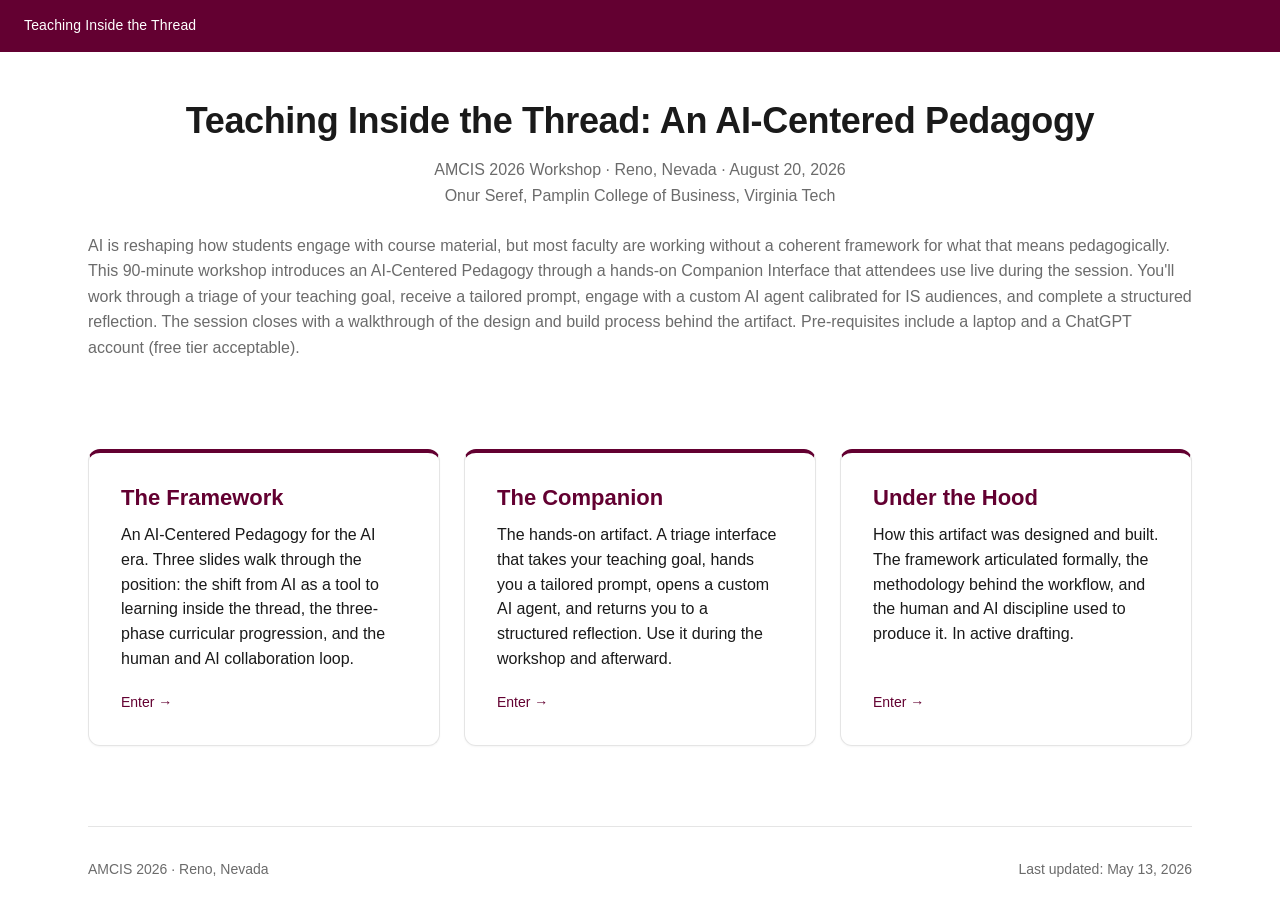
<file: index.html>
<!DOCTYPE html>
<html lang="en">
<head>
  <meta charset="UTF-8">
  <meta name="viewport" content="width=device-width, initial-scale=1.0">
  <title>Teaching Inside the Thread · AMCIS 2026 Workshop</title>
  <meta name="description" content="AMCIS 2026 Workshop on an AI-Centered Pedagogy. Onur Seref, Pamplin College of Business, Virginia Tech.">
  <link rel="stylesheet" href="assets/shared.css">
  <style>
    /* Homepage-specific tweaks */
    .hero-section {
      padding-top: var(--space-12);
      text-align: center;
    }
    .hero__title--single {
      font-size: 2.25rem;
      font-weight: 700;
      letter-spacing: -0.01em;
      line-height: 1.15;
      color: var(--fg);
      white-space: nowrap;
    }
    @media (max-width: 980px) {
      .hero__title--single {
        font-size: 1.75rem;
        white-space: normal;
      }
    }
    @media (max-width: 600px) {
      .hero__title--single {
        font-size: 1.5rem;
      }
    }
    .hero__byline--lead {
      margin-top: var(--space-4);
    }
    .doors-intro {
      margin-top: var(--space-6);
      color: var(--fg-muted);
      font-size: var(--fs-base);
      line-height: 1.6;
      width: 100%;
      max-width: none;
      text-align: left;
    }
    .footer-inner {
      display: flex;
      flex-wrap: wrap;
      justify-content: space-between;
      gap: var(--space-4);
    }
  </style>
</head>
<body>
  <header class="page-header">
    <div class="page-header__title">Teaching Inside the Thread</div>
    <!-- This is home; no Home link. -->
    <span aria-hidden="true"></span>
  </header>

  <main class="container">
    <section class="hero hero-section">
      <h1 class="hero__title hero__title--single">Teaching Inside the Thread: An AI-Centered Pedagogy</h1>
      <p class="hero__byline hero__byline--lead">
        AMCIS 2026 Workshop &middot; Reno, Nevada &middot; August 20, 2026<br>
        Onur Seref, Pamplin College of Business, Virginia Tech
      </p>
      <p class="doors-intro">
        AI is reshaping how students engage with course material, but most faculty are working without a coherent framework for what that means pedagogically. This 90-minute workshop introduces an AI-Centered Pedagogy through a hands-on Companion Interface that attendees use live during the session. You'll work through a triage of your teaching goal, receive a tailored prompt, engage with a custom AI agent calibrated for IS audiences, and complete a structured reflection. The session closes with a walkthrough of the design and build process behind the artifact. Pre-requisites include a laptop and a ChatGPT account (free tier acceptable).
      </p>
    </section>

    <section class="doors" aria-label="Workshop sections">
      <a class="door" href="framework/">
        <h2 class="door__title">The Framework</h2>
        <p class="door__desc">
          An AI-Centered Pedagogy for the AI era. Three slides walk through the position: the shift from AI as a tool to learning inside the thread, the three-phase curricular progression, and the human and AI collaboration loop.
        </p>
        <span class="door__cta">Enter</span>
      </a>

      <a class="door" href="companion/">
        <h2 class="door__title">The Companion</h2>
        <p class="door__desc">
          The hands-on artifact. A triage interface that takes your teaching goal, hands you a tailored prompt, opens a custom AI agent, and returns you to a structured reflection. Use it during the workshop and afterward.
        </p>
        <span class="door__cta">Enter</span>
      </a>

      <a class="door" href="under-the-hood/">
        <h2 class="door__title">Under the Hood</h2>
        <p class="door__desc">
          How this artifact was designed and built. The framework articulated formally, the methodology behind the workflow, and the human and AI discipline used to produce it. In active drafting.
        </p>
        <span class="door__cta">Enter</span>
      </a>
    </section>

    <footer class="site-footer">
      <div class="footer-inner">
        <div>AMCIS 2026 &middot; Reno, Nevada</div>
        <div>Last updated: May 13, 2026</div>
      </div>
    </footer>
  </main>
</body>
</html>
</file>
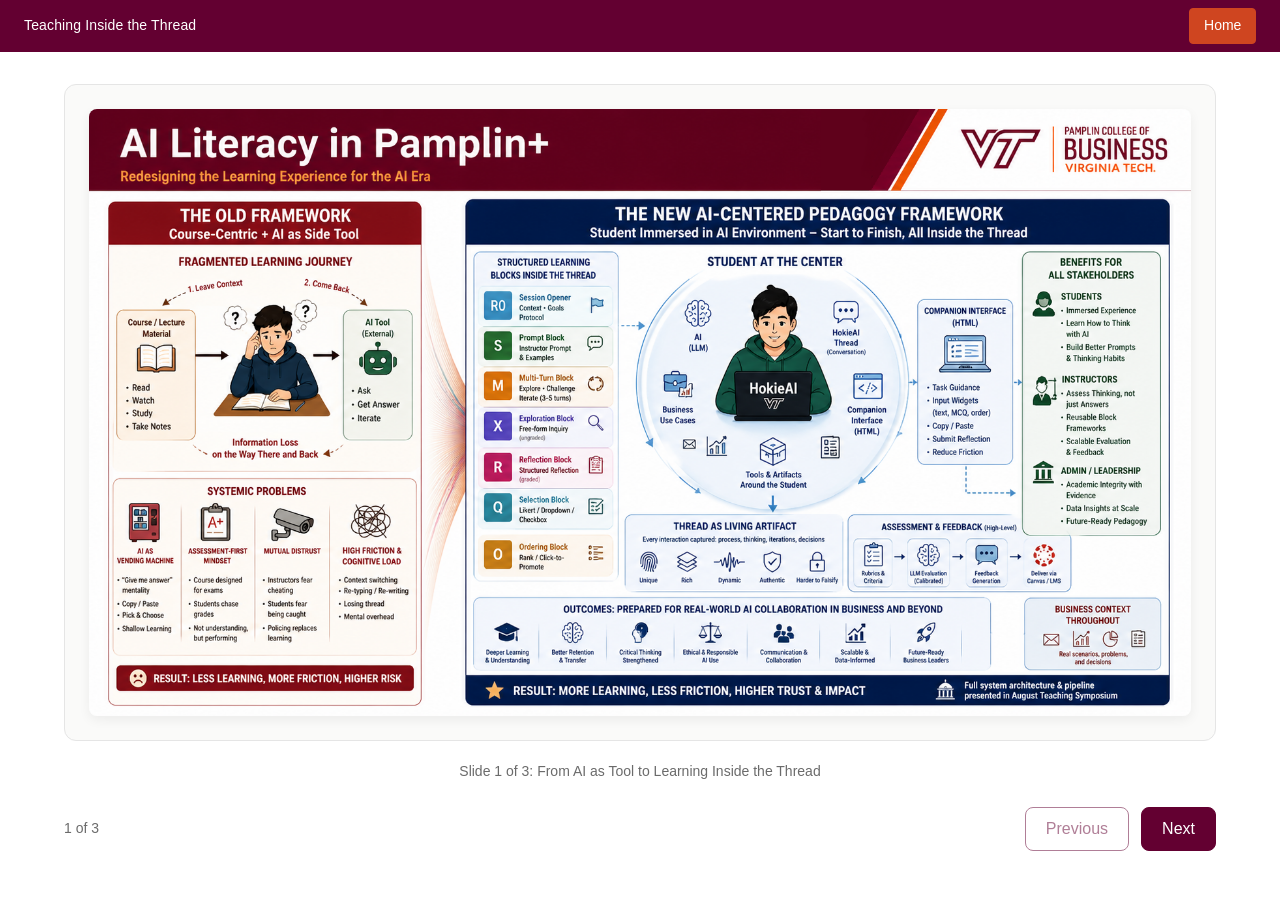
<file: framework/index.html>
<!DOCTYPE html>
<html lang="en">
<head>
  <meta charset="UTF-8">
  <meta name="viewport" content="width=device-width, initial-scale=1.0">
  <title>The Framework · Teaching Inside the Thread</title>
  <meta name="description" content="An AI-Centered Pedagogy presented in three slides. AMCIS 2026 Workshop.">
  <link rel="stylesheet" href="../assets/shared.css">
  <style>
    .frame-wrap {
      padding: var(--space-8) 0 var(--space-12);
    }
    .slide-stage {
      background: var(--bg-soft);
      border: 1px solid var(--border);
      border-radius: var(--radius-lg);
      padding: var(--space-6);
      display: flex;
      flex-direction: column;
      align-items: center;
      justify-content: center;
      min-height: 60vh;
    }
    .slide-stage img {
      max-width: 100%;
      max-height: 75vh;
      object-fit: contain;
      border-radius: var(--radius-md);
      box-shadow: var(--shadow-md);
    }
    .slide-placeholder {
      display: flex;
      flex-direction: column;
      align-items: center;
      justify-content: center;
      width: 100%;
      min-height: 50vh;
      background: #ffffff;
      border: 2px dashed var(--border-strong);
      border-radius: var(--radius-md);
      color: var(--fg-muted);
      text-align: center;
      padding: var(--space-8);
    }
    .slide-placeholder strong {
      color: var(--fg);
      font-size: var(--fs-lg);
      margin-bottom: var(--space-2);
    }
    .slide-caption {
      margin-top: var(--space-5);
      color: var(--fg-muted);
      font-size: var(--fs-sm);
      text-align: center;
    }
    .nav-row {
      display: flex;
      align-items: center;
      justify-content: space-between;
      gap: var(--space-4);
      margin-top: var(--space-6);
    }
    .nav-row__counter {
      font-size: var(--fs-sm);
      color: var(--fg-muted);
    }
    .nav-row__actions {
      display: flex;
      gap: var(--space-3);
    }
    .slide {
      display: none;
    }
    .slide.is-active {
      display: block;
    }
  </style>
</head>
<body>
  <header class="page-header">
    <div class="page-header__title"><a href="../">Teaching Inside the Thread</a></div>
    <a class="page-header__home" href="../">Home</a>
  </header>

  <main class="container frame-wrap">
    <h1 class="visually-hidden">The Framework</h1>

    <section class="slide" id="slide-1" data-slide="1" aria-label="Slide 1 of 3">
      <div class="slide-stage">
        <img src="../assets/slide1.png" alt="From AI as Tool to Learning Inside the Thread" data-fallback="slide1.png">
      </div>
      <p class="slide-caption">Slide 1 of 3: From AI as Tool to Learning Inside the Thread</p>
    </section>

    <section class="slide" id="slide-2" data-slide="2" aria-label="Slide 2 of 3">
      <div class="slide-stage">
        <img src="../assets/slide2.png" alt="The Three-Phase Curricular Progression" data-fallback="slide2.png">
      </div>
      <p class="slide-caption">Slide 2 of 3: The Three-Phase Curricular Progression</p>
    </section>

    <section class="slide" id="slide-3" data-slide="3" aria-label="Slide 3 of 3">
      <div class="slide-stage">
        <img src="../assets/slide3.png" alt="The Human and AI Collaboration Loop" data-fallback="slide3.png">
      </div>
      <p class="slide-caption">Slide 3 of 3: The Human and AI Collaboration Loop</p>
    </section>

    <nav class="nav-row" aria-label="Slide navigation">
      <span class="nav-row__counter" id="slideCounter">1 of 3</span>
      <div class="nav-row__actions">
        <button class="btn btn-secondary" id="prevBtn" type="button">Previous</button>
        <button class="btn btn-primary" id="nextBtn" type="button">Next</button>
      </div>
    </nav>
  </main>

  <div class="plib-aria-live" id="ariaLive" aria-live="polite"></div>

  <script>
    (function () {
      const slides = Array.from(document.querySelectorAll('.slide'));
      const totalSlides = slides.length;
      const prevBtn = document.getElementById('prevBtn');
      const nextBtn = document.getElementById('nextBtn');
      const counterEl = document.getElementById('slideCounter');
      const aria = document.getElementById('ariaLive');

      function parseHash() {
        const m = (location.hash || '').match(/^#(\d+)$/);
        if (!m) return 1;
        const n = parseInt(m[1], 10);
        if (isNaN(n) || n < 1 || n > totalSlides) return 1;
        return n;
      }

      function setSlide(n, updateHash) {
        if (n < 1) n = 1;
        if (n > totalSlides) n = totalSlides;
        slides.forEach(s => s.classList.toggle('is-active', parseInt(s.dataset.slide, 10) === n));
        counterEl.textContent = n + ' of ' + totalSlides;
        prevBtn.disabled = n === 1;
        nextBtn.disabled = n === totalSlides;
        if (updateHash) {
          history.replaceState(null, '', '#' + n);
        }
        aria.textContent = 'Showing slide ' + n + ' of ' + totalSlides;
      }

      prevBtn.addEventListener('click', () => setSlide(getCurrent() - 1, true));
      nextBtn.addEventListener('click', () => setSlide(getCurrent() + 1, true));

      function getCurrent() {
        const active = slides.find(s => s.classList.contains('is-active'));
        return active ? parseInt(active.dataset.slide, 10) : 1;
      }

      document.addEventListener('keydown', (e) => {
        if (e.key === 'ArrowRight') {
          e.preventDefault();
          setSlide(getCurrent() + 1, true);
        } else if (e.key === 'ArrowLeft') {
          e.preventDefault();
          setSlide(getCurrent() - 1, true);
        }
      });

      window.addEventListener('hashchange', () => setSlide(parseHash(), false));

      // Graceful image fallback when slide assets are not yet placed
      document.querySelectorAll('.slide img').forEach(img => {
        img.addEventListener('error', () => {
          const parent = img.parentElement;
          const captionText = img.getAttribute('data-fallback') || 'Slide image';
          const placeholder = document.createElement('div');
          placeholder.className = 'slide-placeholder';
          placeholder.innerHTML =
            '<strong>Slide image not yet placed</strong>' +
            '<span>Expected file: <code>assets/' + captionText + '</code></span>';
          parent.replaceChild(placeholder, img);
        });
      });

      setSlide(parseHash(), true);
    })();
  </script>
</body>
</html>
</file>
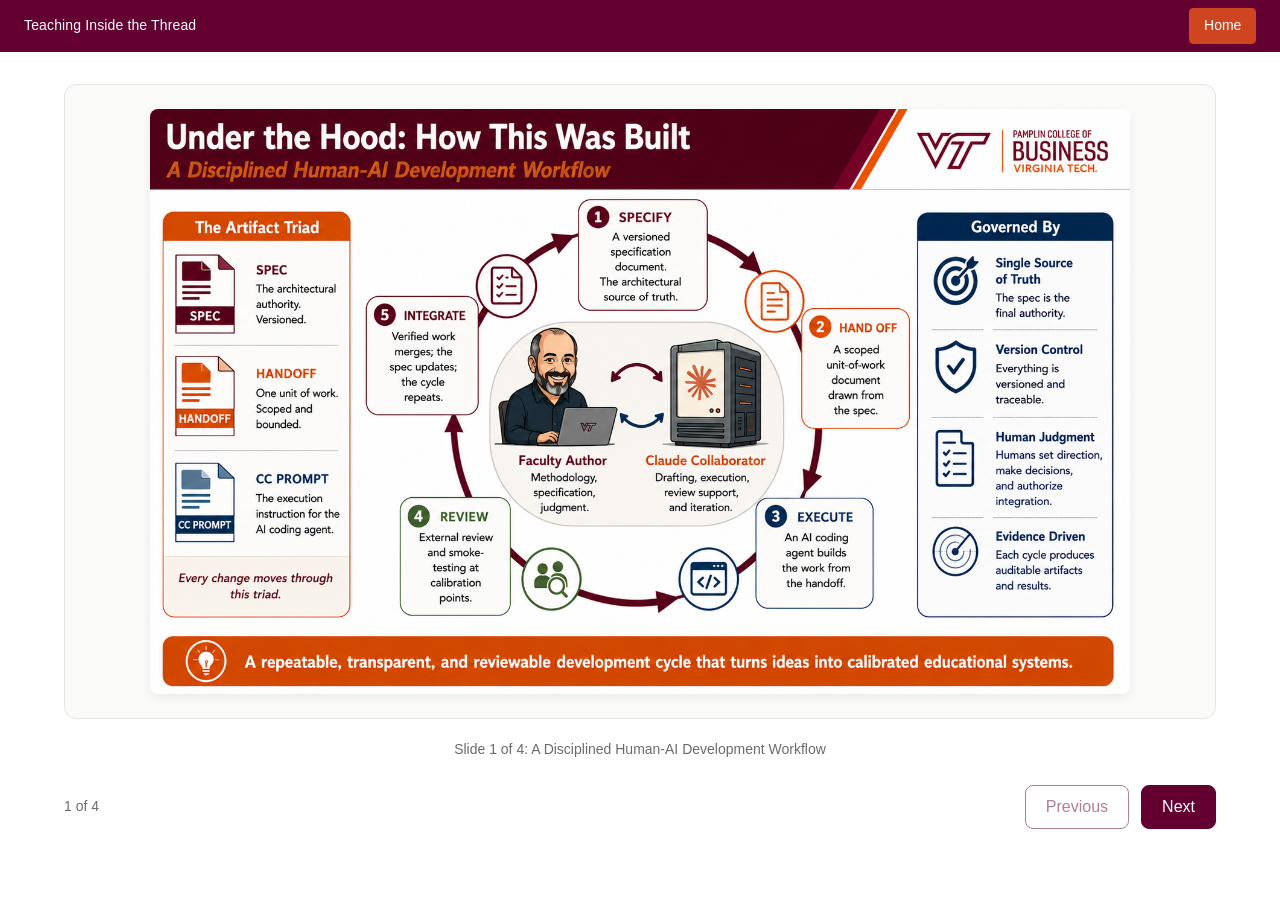
<file: under-the-hood/index.html>
<!DOCTYPE html>
<html lang="en">
<head>
  <meta charset="UTF-8">
  <meta name="viewport" content="width=device-width, initial-scale=1.0">
  <title>Under the Hood · Teaching Inside the Thread</title>
  <meta name="description" content="How this artifact was designed and built, presented in four slides. AMCIS 2026 Workshop.">
  <link rel="stylesheet" href="../assets/shared.css">
  <style>
    .frame-wrap {
      padding: var(--space-8) 0 var(--space-12);
    }
    .slide-stage {
      background: var(--bg-soft);
      border: 1px solid var(--border);
      border-radius: var(--radius-lg);
      padding: var(--space-6);
      display: flex;
      flex-direction: column;
      align-items: center;
      justify-content: center;
      min-height: 60vh;
    }
    .slide-stage img {
      max-width: 100%;
      max-height: 65vh;
      object-fit: contain;
      border-radius: var(--radius-md);
      box-shadow: var(--shadow-md);
    }
    .slide-placeholder {
      display: flex;
      flex-direction: column;
      align-items: center;
      justify-content: center;
      width: 100%;
      min-height: 50vh;
      background: #ffffff;
      border: 2px dashed var(--border-strong);
      border-radius: var(--radius-md);
      color: var(--fg-muted);
      text-align: center;
      padding: var(--space-8);
    }
    .slide-placeholder strong {
      color: var(--fg);
      font-size: var(--fs-lg);
      margin-bottom: var(--space-2);
    }
    .slide-caption {
      margin-top: var(--space-5);
      color: var(--fg-muted);
      font-size: var(--fs-sm);
      text-align: center;
    }
    .nav-row {
      display: flex;
      align-items: center;
      justify-content: space-between;
      gap: var(--space-4);
      margin-top: var(--space-6);
    }
    .nav-row__counter {
      font-size: var(--fs-sm);
      color: var(--fg-muted);
    }
    .nav-row__actions {
      display: flex;
      gap: var(--space-3);
    }
    .slide {
      display: none;
    }
    .slide.is-active {
      display: block;
    }
  </style>
</head>
<body>
  <header class="page-header">
    <div class="page-header__title"><a href="../">Teaching Inside the Thread</a></div>
    <a class="page-header__home" href="../">Home</a>
  </header>

  <main class="container frame-wrap">
    <h1 class="visually-hidden">Under the Hood</h1>

    <section class="slide" id="slide-1" data-slide="1" aria-label="Slide 1 of 4">
      <div class="slide-stage">
        <img src="../assets/slide4.png" alt="A Disciplined Human-AI Development Workflow" data-fallback="slide4.png">
      </div>
      <p class="slide-caption">Slide 1 of 4: A Disciplined Human-AI Development Workflow</p>
    </section>

    <section class="slide" id="slide-2" data-slide="2" aria-label="Slide 2 of 4">
      <div class="slide-stage">
        <img src="../assets/slide5.png" alt="The Orchestration Pipeline, From Specification to Deployed Artifact" data-fallback="slide5.png">
      </div>
      <p class="slide-caption">Slide 2 of 4: The Orchestration Pipeline, From Specification to Deployed Artifact</p>
    </section>

    <section class="slide" id="slide-3" data-slide="3" aria-label="Slide 3 of 4">
      <div class="slide-stage">
        <img src="../assets/slide6.png" alt="The Calibration Discipline Behind Trustworthy Assessment" data-fallback="slide6.png">
      </div>
      <p class="slide-caption">Slide 3 of 4: The Calibration Discipline Behind Trustworthy Assessment</p>
    </section>

    <section class="slide" id="slide-4" data-slide="4" aria-label="Slide 4 of 4">
      <div class="slide-stage">
        <img src="../assets/slide7.png" alt="The AI-Centered Educational Ecosystem" data-fallback="slide7.png">
      </div>
      <p class="slide-caption">Slide 4 of 4: The AI-Centered Educational Ecosystem</p>
    </section>

    <nav class="nav-row" aria-label="Slide navigation">
      <span class="nav-row__counter" id="slideCounter">1 of 4</span>
      <div class="nav-row__actions">
        <button class="btn btn-secondary" id="prevBtn" type="button">Previous</button>
        <button class="btn btn-primary" id="nextBtn" type="button">Next</button>
      </div>
    </nav>
  </main>

  <div class="plib-aria-live" id="ariaLive" aria-live="polite"></div>

  <script>
    (function () {
      const slides = Array.from(document.querySelectorAll('.slide'));
      const totalSlides = slides.length;
      const prevBtn = document.getElementById('prevBtn');
      const nextBtn = document.getElementById('nextBtn');
      const counterEl = document.getElementById('slideCounter');
      const aria = document.getElementById('ariaLive');

      function parseHash() {
        const m = (location.hash || '').match(/^#(\d+)$/);
        if (!m) return 1;
        const n = parseInt(m[1], 10);
        if (isNaN(n) || n < 1 || n > totalSlides) return 1;
        return n;
      }

      function setSlide(n, updateHash) {
        if (n < 1) n = 1;
        if (n > totalSlides) n = totalSlides;
        slides.forEach(s => s.classList.toggle('is-active', parseInt(s.dataset.slide, 10) === n));
        counterEl.textContent = n + ' of ' + totalSlides;
        prevBtn.disabled = n === 1;
        nextBtn.disabled = n === totalSlides;
        if (updateHash) {
          history.replaceState(null, '', '#' + n);
        }
        aria.textContent = 'Showing slide ' + n + ' of ' + totalSlides;
      }

      prevBtn.addEventListener('click', () => setSlide(getCurrent() - 1, true));
      nextBtn.addEventListener('click', () => setSlide(getCurrent() + 1, true));

      function getCurrent() {
        const active = slides.find(s => s.classList.contains('is-active'));
        return active ? parseInt(active.dataset.slide, 10) : 1;
      }

      document.addEventListener('keydown', (e) => {
        if (e.key === 'ArrowRight') {
          e.preventDefault();
          setSlide(getCurrent() + 1, true);
        } else if (e.key === 'ArrowLeft') {
          e.preventDefault();
          setSlide(getCurrent() - 1, true);
        }
      });

      window.addEventListener('hashchange', () => setSlide(parseHash(), false));

      // Graceful image fallback when slide assets are not yet placed
      document.querySelectorAll('.slide img').forEach(img => {
        img.addEventListener('error', () => {
          const parent = img.parentElement;
          const captionText = img.getAttribute('data-fallback') || 'Slide image';
          const placeholder = document.createElement('div');
          placeholder.className = 'slide-placeholder';
          placeholder.innerHTML =
            '<strong>Slide image not yet placed</strong>' +
            '<span>Expected file: <code>assets/' + captionText + '</code></span>';
          parent.replaceChild(placeholder, img);
        });
      });

      setSlide(parseHash(), true);
    })();
  </script>
</body>
</html>
</file>
<file: assets/shared.css>
/* AMCIS 2026 Workshop — shared design system
   Used by all four pages: hub + 3 spokes.
   Page-specific styles live inside each HTML file. */

:root {
  /* Color tokens */
  --accent: #630031;          /* Virginia Tech maroon */
  --accent-deep: #4a0024;     /* hover / pressed */
  --accent-soft: #f5e8ee;     /* very light maroon tint */
  --vt-orange: #cf4520;       /* Virginia Tech Burnt Orange (complementary) */
  --vt-orange-deep: #a8351a;  /* hover / pressed */
  --bg: #ffffff;
  --bg-soft: #fafaf9;
  --fg: #1a1a1a;
  --fg-muted: #6b6b6b;
  --fg-faint: #9a9a9a;
  --border: #e5e5e5;
  --border-strong: #d4d4d4;
  --success: #16a34a;
  --warning: #d97706;

  /* Block accent palette (Companion-specific) */
  --block-r0: #2563eb;   /* Session opener — blue */
  --block-s:  #16a34a;   /* Prompt block — green */
  --block-m:  #9333ea;   /* Multi-turn — purple */
  --block-r:  #d97706;   /* Reflection — amber */
  --block-q:  #0d9488;   /* Selection — teal */
  --block-o:  #ea580c;   /* Ordering — orange */
  --block-x:  #c026d3;   /* Exploration — magenta */

  /* Typography */
  --font-sans: -apple-system, BlinkMacSystemFont, "Segoe UI", Roboto, "Helvetica Neue", Arial, sans-serif;
  --font-mono: ui-monospace, SFMono-Regular, "SF Mono", Menlo, Consolas, monospace;
  --fs-base: 1rem;
  --fs-sm: 0.875rem;
  --fs-xs: 0.75rem;
  --fs-lg: 1.125rem;
  --fs-xl: 1.375rem;
  --fs-2xl: 1.75rem;
  --fs-3xl: 2.25rem;
  --fs-hero: 3rem;
  --lh-tight: 1.2;
  --lh-body: 1.55;

  /* Spacing scale (4px base) */
  --space-1: 0.25rem;
  --space-2: 0.5rem;
  --space-3: 0.75rem;
  --space-4: 1rem;
  --space-5: 1.25rem;
  --space-6: 1.5rem;
  --space-8: 2rem;
  --space-10: 2.5rem;
  --space-12: 3rem;
  --space-16: 4rem;
  --space-20: 5rem;

  /* Radii */
  --radius-sm: 4px;
  --radius-md: 8px;
  --radius-lg: 12px;

  /* Shadow tokens */
  --shadow-sm: 0 1px 2px rgba(0, 0, 0, 0.04);
  --shadow-md: 0 4px 12px rgba(0, 0, 0, 0.06);
  --shadow-lg: 0 10px 28px rgba(0, 0, 0, 0.08);

  /* Page width */
  --max-content: 72rem;
  --max-prose: 44rem;
}

/* ----- Reset and base ----- */
*,
*::before,
*::after { box-sizing: border-box; }

html, body { margin: 0; padding: 0; }

html { -webkit-text-size-adjust: 100%; }

body {
  font-family: var(--font-sans);
  font-size: var(--fs-base);
  line-height: var(--lh-body);
  color: var(--fg);
  background: var(--bg);
  -webkit-font-smoothing: antialiased;
  -moz-osx-font-smoothing: grayscale;
}

img { max-width: 100%; height: auto; display: block; }

a {
  color: var(--accent);
  text-decoration: underline;
  text-underline-offset: 2px;
}
a:hover { color: var(--accent-deep); }

h1, h2, h3, h4 {
  line-height: var(--lh-tight);
  margin: 0;
  font-weight: 600;
}

p { margin: 0; }

/* ----- Page header strip (consistent across all 4 pages) ----- */
.page-header {
  background: var(--accent);
  color: #ffffff;
  height: 52px;
  padding: 0 var(--space-6);
  display: flex;
  align-items: center;
  justify-content: space-between;
  position: sticky;
  top: 0;
  z-index: 100;
}

.page-header__title {
  font-size: var(--fs-sm);
  font-weight: 500;
  letter-spacing: 0.01em;
  color: #ffffff;
}

.page-header__title a {
  color: inherit;
  text-decoration: none;
}

.page-header__home {
  color: #ffffff;
  text-decoration: none;
  font-size: var(--fs-sm);
  font-weight: 500;
  padding: 0.4rem 0.85rem;
  border-radius: var(--radius-sm);
  background: var(--vt-orange);
  border: 1px solid var(--vt-orange);
  transition: background 0.15s ease, border-color 0.15s ease;
}
.page-header__home:hover {
  background: var(--vt-orange-deep);
  border-color: var(--vt-orange-deep);
  color: #ffffff;
}

/* ----- Container ----- */
.container {
  width: 100%;
  max-width: var(--max-content);
  margin: 0 auto;
  padding: 0 var(--space-6);
}
.container--prose {
  max-width: var(--max-prose);
}

/* ----- Buttons ----- */
.btn {
  display: inline-flex;
  align-items: center;
  justify-content: center;
  gap: var(--space-2);
  min-height: 44px;
  padding: 0.6rem 1.25rem;
  font-family: inherit;
  font-size: var(--fs-base);
  font-weight: 500;
  line-height: 1.2;
  border-radius: var(--radius-md);
  border: 1px solid transparent;
  cursor: pointer;
  text-decoration: none;
  transition: background 0.15s ease, border-color 0.15s ease, color 0.15s ease, transform 0.05s ease;
  white-space: nowrap;
}
.btn:active { transform: translateY(1px); }
.btn[disabled],
.btn[aria-disabled="true"] {
  opacity: 0.5;
  cursor: not-allowed;
}

.btn-primary {
  background: var(--accent);
  color: #ffffff;
  border-color: var(--accent);
}
.btn-primary:hover:not([disabled]):not([aria-disabled="true"]) {
  background: var(--accent-deep);
  border-color: var(--accent-deep);
  color: #ffffff;
}

.btn-secondary {
  background: #ffffff;
  color: var(--accent);
  border-color: var(--accent);
}
.btn-secondary:hover:not([disabled]):not([aria-disabled="true"]) {
  background: var(--accent-soft);
  color: var(--accent-deep);
}

.btn-tertiary {
  background: transparent;
  color: var(--accent);
  border-color: transparent;
  padding: 0.4rem 0.5rem;
  min-height: 36px;
}
.btn-tertiary:hover:not([disabled]):not([aria-disabled="true"]) {
  text-decoration: underline;
  color: var(--accent-deep);
}

/* ----- Door panels (homepage) ----- */
.doors {
  display: grid;
  grid-template-columns: repeat(3, 1fr);
  gap: var(--space-6);
  margin-top: var(--space-12);
}

@media (max-width: 960px) {
  .doors { grid-template-columns: 1fr; }
}

.door {
  display: flex;
  flex-direction: column;
  padding: var(--space-8);
  background: #ffffff;
  border: 1px solid var(--border);
  border-top: 4px solid var(--accent);
  border-radius: var(--radius-lg);
  text-decoration: none;
  color: var(--fg);
  box-shadow: var(--shadow-sm);
  transition: transform 0.18s ease, box-shadow 0.18s ease, border-color 0.18s ease;
  min-height: 220px;
}
.door:hover {
  transform: translateY(-3px);
  box-shadow: var(--shadow-lg);
  border-color: var(--accent);
  color: var(--fg);
}
.door:focus-visible {
  outline: 3px solid var(--accent);
  outline-offset: 2px;
}

.door__title {
  font-size: var(--fs-xl);
  font-weight: 600;
  color: var(--accent);
  margin-bottom: var(--space-3);
}
.door__desc {
  font-size: var(--fs-base);
  line-height: var(--lh-body);
  color: var(--fg);
  flex: 1;
}
.door__cta {
  margin-top: var(--space-5);
  font-size: var(--fs-sm);
  color: var(--accent);
  font-weight: 500;
}
.door__cta::after {
  content: " \2192";
}

/* ----- Hero ----- */
.hero {
  padding: var(--space-16) 0 var(--space-10);
  text-align: left;
}
.hero__title {
  font-size: var(--fs-hero);
  font-weight: 700;
  letter-spacing: -0.02em;
  color: var(--fg);
  line-height: 1.1;
}
.hero__subtitle {
  font-size: var(--fs-xl);
  font-weight: 400;
  color: var(--fg-muted);
  margin-top: var(--space-3);
  font-style: italic;
}
.hero__byline {
  margin-top: var(--space-6);
  color: var(--fg-muted);
  font-size: var(--fs-base);
  line-height: 1.6;
}

@media (max-width: 600px) {
  .hero__title { font-size: 2.25rem; }
  .hero__subtitle { font-size: var(--fs-lg); }
}

/* ----- Footer ----- */
.site-footer {
  margin-top: var(--space-20);
  padding: var(--space-8) 0;
  border-top: 1px solid var(--border);
  color: var(--fg-muted);
  font-size: var(--fs-sm);
}

/* ----- Block accents (Companion) ----- */
.block-accent {
  position: relative;
  padding-top: var(--space-4);
}
.block-accent::before {
  content: "";
  position: absolute;
  top: 0;
  left: 0;
  right: 0;
  height: 3px;
  border-radius: 3px 3px 0 0;
  background: var(--block-r0);
}
.block-accent--r0::before { background: var(--block-r0); }
.block-accent--s::before  { background: var(--block-s); }
.block-accent--m::before  { background: var(--block-m); }
.block-accent--r::before  { background: var(--block-r); }
.block-accent--q::before  { background: var(--block-q); }
.block-accent--o::before  { background: var(--block-o); }
.block-accent--x::before  { background: var(--block-x); }

.block-label {
  display: inline-flex;
  align-items: center;
  gap: var(--space-2);
  font-size: var(--fs-xs);
  font-weight: 500;
  text-transform: uppercase;
  letter-spacing: 0.06em;
  color: var(--fg-muted);
}
.block-label__dot {
  width: 8px;
  height: 8px;
  border-radius: 50%;
  display: inline-block;
  background: var(--fg-faint);
}
.block-label--r0 .block-label__dot { background: var(--block-r0); }
.block-label--s  .block-label__dot { background: var(--block-s); }
.block-label--m  .block-label__dot { background: var(--block-m); }
.block-label--r  .block-label__dot { background: var(--block-r); }
.block-label--q  .block-label__dot { background: var(--block-q); }
.block-label--o  .block-label__dot { background: var(--block-o); }
.block-label--x  .block-label__dot { background: var(--block-x); }

.block-label--r0 { color: var(--block-r0); }
.block-label--s  { color: var(--block-s); }
.block-label--m  { color: var(--block-m); }
.block-label--r  { color: var(--block-r); }
.block-label--q  { color: var(--block-q); }
.block-label--o  { color: var(--block-o); }
.block-label--x  { color: var(--block-x); }

/* ----- plib-* primitives (preserved patterns) ----- */
.plib-copy-btn {
  position: relative;
}
.plib-copy-btn::after {
  content: attr(data-copied-label);
  position: absolute;
  inset: 0;
  display: flex;
  align-items: center;
  justify-content: center;
  background: var(--success);
  color: #ffffff;
  border-radius: inherit;
  opacity: 0;
  pointer-events: none;
  transition: opacity 0.15s ease;
}
.plib-copy-btn[data-copied="true"]::after {
  opacity: 1;
}

.plib-textarea {
  width: 100%;
  min-height: 120px;
  padding: var(--space-3) var(--space-4);
  font-family: inherit;
  font-size: var(--fs-base);
  line-height: var(--lh-body);
  color: var(--fg);
  background: #ffffff;
  border: 1px solid var(--border-strong);
  border-radius: var(--radius-md);
  resize: vertical;
}
.plib-textarea:focus {
  outline: none;
  border-color: var(--accent);
  box-shadow: 0 0 0 3px rgba(99, 0, 49, 0.15);
}

.plib-counter {
  margin-top: var(--space-2);
  font-size: var(--fs-xs);
  color: var(--fg-muted);
  text-align: right;
}

.plib-aria-live {
  position: absolute;
  left: -10000px;
  width: 1px;
  height: 1px;
  overflow: hidden;
}

/* Focus-visible (consistent) */
:focus-visible {
  outline: 3px solid var(--accent);
  outline-offset: 2px;
  border-radius: var(--radius-sm);
}

.btn:focus-visible {
  outline-offset: 3px;
}

/* ----- Utilities ----- */
.visually-hidden {
  position: absolute;
  width: 1px;
  height: 1px;
  padding: 0;
  margin: -1px;
  overflow: hidden;
  clip: rect(0, 0, 0, 0);
  white-space: nowrap;
  border: 0;
}

.text-muted { color: var(--fg-muted); }
.text-sm { font-size: var(--fs-sm); }
.text-center { text-align: center; }
</file>
